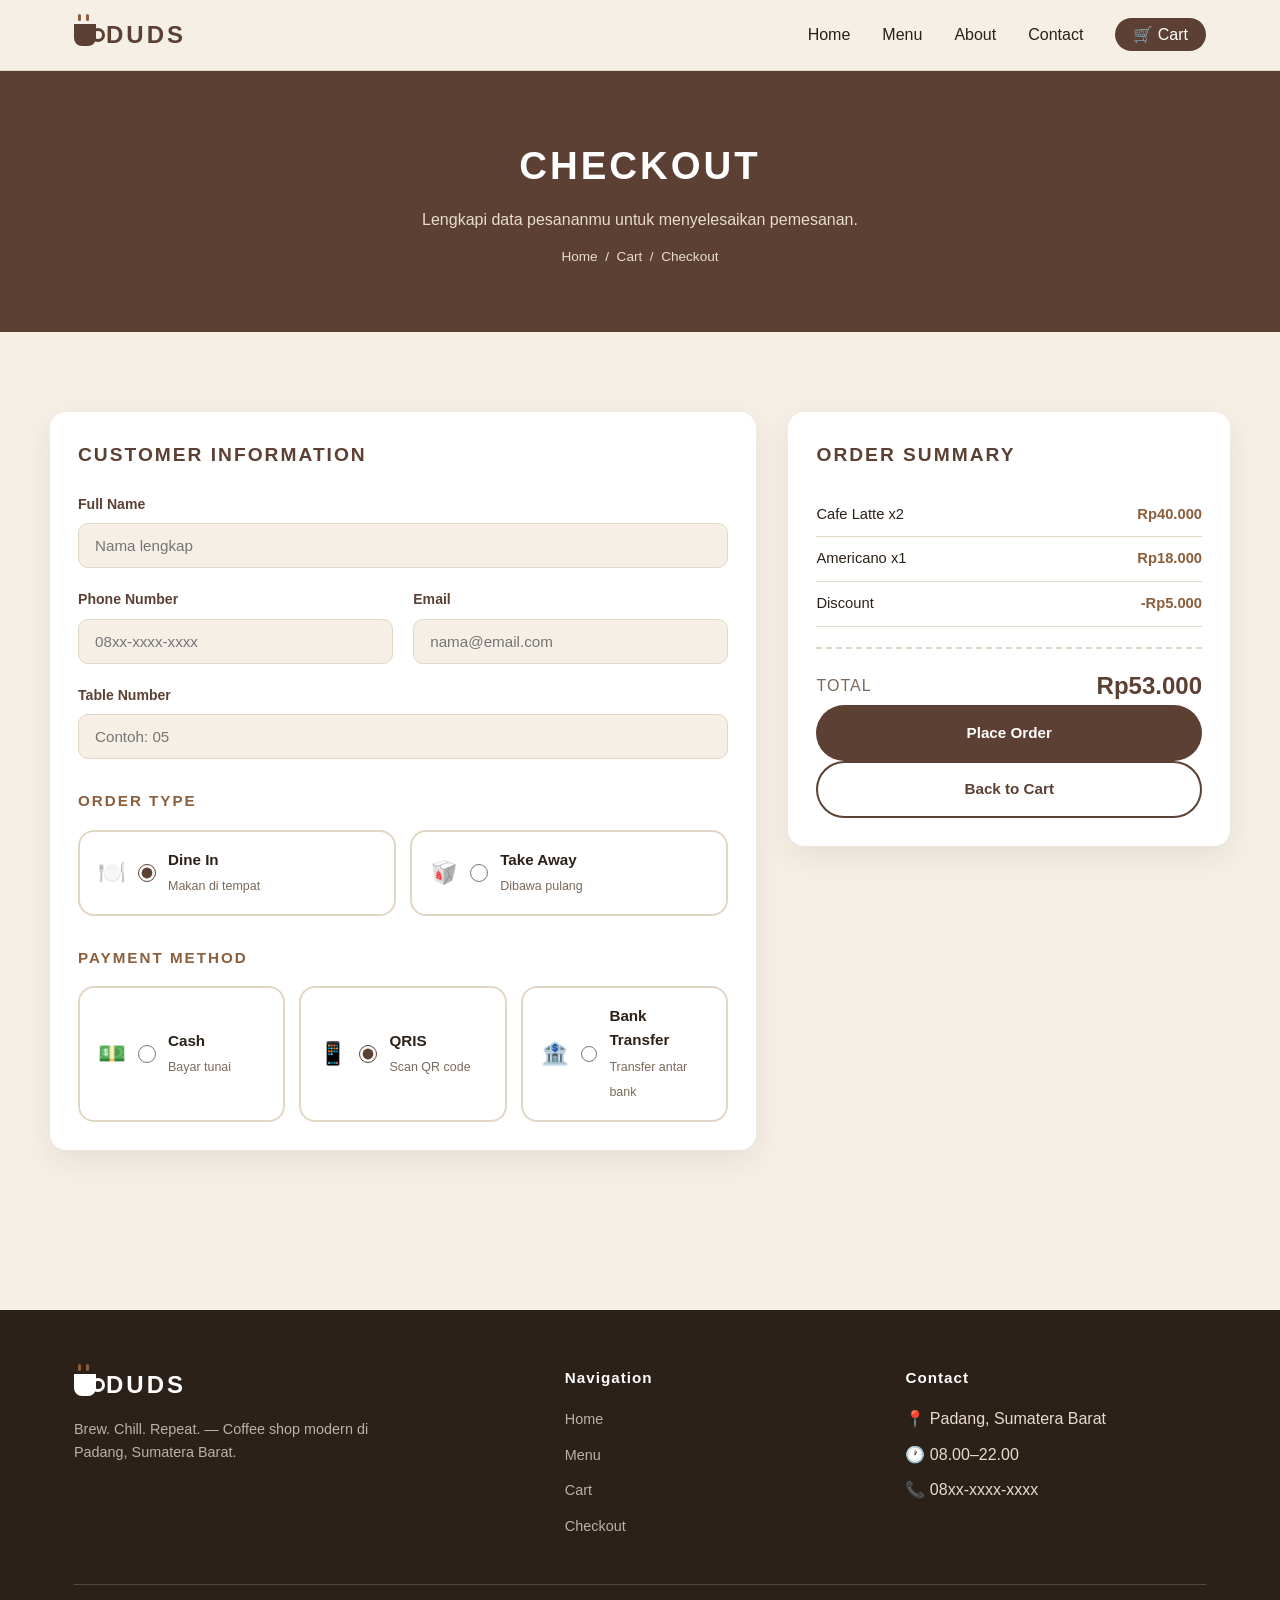
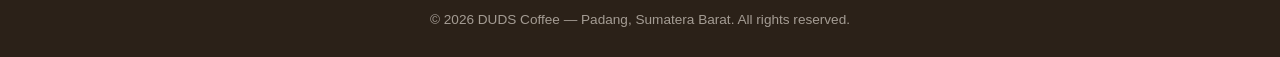
<file: checkout.html>
<!DOCTYPE html>
<html lang="id">
<head>
  <!-- ==========================================================
       DUDS COFFEE — Halaman CHECKOUT (checkout.html)
       Layout dua kolom: form pelanggan + ringkasan pesanan.
       ========================================================== -->
  <meta charset="UTF-8">
  <meta name="viewport" content="width=device-width, initial-scale=1.0">
  <title>Checkout — DUDS Coffee Padang</title>
  <link rel="stylesheet" href="css/style.css">
</head>
<body>

  <!-- ========== HEADER & NAVBAR ========== -->
  <header class="site-header">
    <nav class="navbar" aria-label="Navigasi utama">
      <a href="index.html" class="logo">
        <span class="logo-cup" aria-hidden="true"></span>
        DUDS
      </a>
      <ul class="nav-links">
        <li><a href="index.html">Home</a></li>
        <li><a href="menu.html">Menu</a></li>
        <li><a href="index.html#about">About</a></li>
        <li><a href="index.html#contact">Contact</a></li>
        <li><a href="cart.html" class="nav-cart">🛒 Cart</a></li>
      </ul>
    </nav>
  </header>

  <main>

    <!-- ========== PAGE HEAD ========== -->
    <section class="page-head">
      <div class="container">
        <h1>Checkout</h1>
        <p>Lengkapi data pesananmu untuk menyelesaikan pemesanan.</p>
        <div class="breadcrumb">Home &nbsp;/&nbsp; Cart &nbsp;/&nbsp; Checkout</div>
      </div>
    </section>

    <!-- ========== ISI CHECKOUT ========== -->
    <section class="section container">
      <div class="checkout-layout">

        <!-- ----- KOLOM KIRI: FORM PELANGGAN & PEMBAYARAN ----- -->
        <form class="panel" onsubmit="return false;">

          <!-- Bagian: CUSTOMER INFORMATION -->
          <h2>Customer Information</h2>

          <div class="form-group">
            <label for="fullname">Full Name</label>
            <input type="text" id="fullname" name="fullname" placeholder="Nama lengkap" required>
          </div>

          <div class="form-row">
            <div class="form-group">
              <label for="phone">Phone Number</label>
              <input type="tel" id="phone" name="phone" placeholder="08xx-xxxx-xxxx" required>
            </div>
            <div class="form-group">
              <label for="email">Email</label>
              <input type="email" id="email" name="email" placeholder="nama@email.com" required>
            </div>
          </div>

          <div class="form-group">
            <label for="table">Table Number</label>
            <input type="text" id="table" name="table" placeholder="Contoh: 05">
          </div>

          <!-- Bagian: ORDER TYPE (radio) -->
          <h3 class="form-section-title">Order Type</h3>
          <div class="radio-grid">
            <label class="radio-card">
              <span class="r-icon" aria-hidden="true">🍽️</span>
              <input type="radio" name="order-type" value="dine-in" checked>
              <span>
                <strong>Dine In</strong>
                <span class="small">Makan di tempat</span>
              </span>
            </label>

            <label class="radio-card">
              <span class="r-icon" aria-hidden="true">🥡</span>
              <input type="radio" name="order-type" value="take-away">
              <span>
                <strong>Take Away</strong>
                <span class="small">Dibawa pulang</span>
              </span>
            </label>
          </div>

          <!-- Bagian: PAYMENT METHOD (radio) -->
          <h3 class="form-section-title">Payment Method</h3>
          <div class="radio-grid">
            <label class="radio-card">
              <span class="r-icon" aria-hidden="true">💵</span>
              <input type="radio" name="payment" value="cash">
              <span>
                <strong>Cash</strong>
                <span class="small">Bayar tunai</span>
              </span>
            </label>

            <label class="radio-card">
              <span class="r-icon" aria-hidden="true">📱</span>
              <input type="radio" name="payment" value="qris" checked>
              <span>
                <strong>QRIS</strong>
                <span class="small">Scan QR code</span>
              </span>
            </label>

            <label class="radio-card">
              <span class="r-icon" aria-hidden="true">🏦</span>
              <input type="radio" name="payment" value="bank">
              <span>
                <strong>Bank Transfer</strong>
                <span class="small">Transfer antar bank</span>
              </span>
            </label>
          </div>

        </form>

        <!-- ----- KOLOM KANAN: ORDER SUMMARY ----- -->
        <aside class="panel">
          <h2>Order Summary</h2>

          <!-- Daftar item -->
          <div class="checkout-item">
            <span>Cafe Latte x2</span>
            <span>Rp40.000</span>
          </div>
          <div class="checkout-item">
            <span>Americano x1</span>
            <span>Rp18.000</span>
          </div>
          <div class="checkout-item">
            <span>Discount</span>
            <span>-Rp5.000</span>
          </div>

          <!-- Total besar -->
          <div class="checkout-total">
            <span class="label">Total</span>
            <span class="value">Rp53.000</span>
          </div>

          <!-- Tombol tempat pesanan (menuju halaman payment) -->
          <a href="payment.html" class="btn btn-primary btn-block">Place Order</a>
          <a href="cart.html" class="btn btn-outline btn-block">Back to Cart</a>
        </aside>

      </div>
    </section>

  </main>

  <!-- ========== FOOTER ========== -->
  <footer class="site-footer">
    <div class="container">
      <div class="footer-grid">
        <div class="footer-brand">
          <a href="index.html" class="logo">
            <span class="logo-cup" aria-hidden="true"></span>
            DUDS
          </a>
          <p>Brew. Chill. Repeat. — Coffee shop modern di Padang, Sumatera Barat.</p>
        </div>
        <div class="footer-col">
          <h4>Navigation</h4>
          <ul>
            <li><a href="index.html">Home</a></li>
            <li><a href="menu.html">Menu</a></li>
            <li><a href="cart.html">Cart</a></li>
            <li><a href="checkout.html">Checkout</a></li>
          </ul>
        </div>
        <div class="footer-col">
          <h4>Contact</h4>
          <ul>
            <li>📍 Padang, Sumatera Barat</li>
            <li>🕐 08.00–22.00</li>
            <li>📞 08xx-xxxx-xxxx</li>
          </ul>
        </div>
      </div>
      <div class="footer-bottom">
        &copy; 2026 DUDS Coffee — Padang, Sumatera Barat. All rights reserved.
      </div>
    </div>
  </footer>

</body>
</html>
</file>
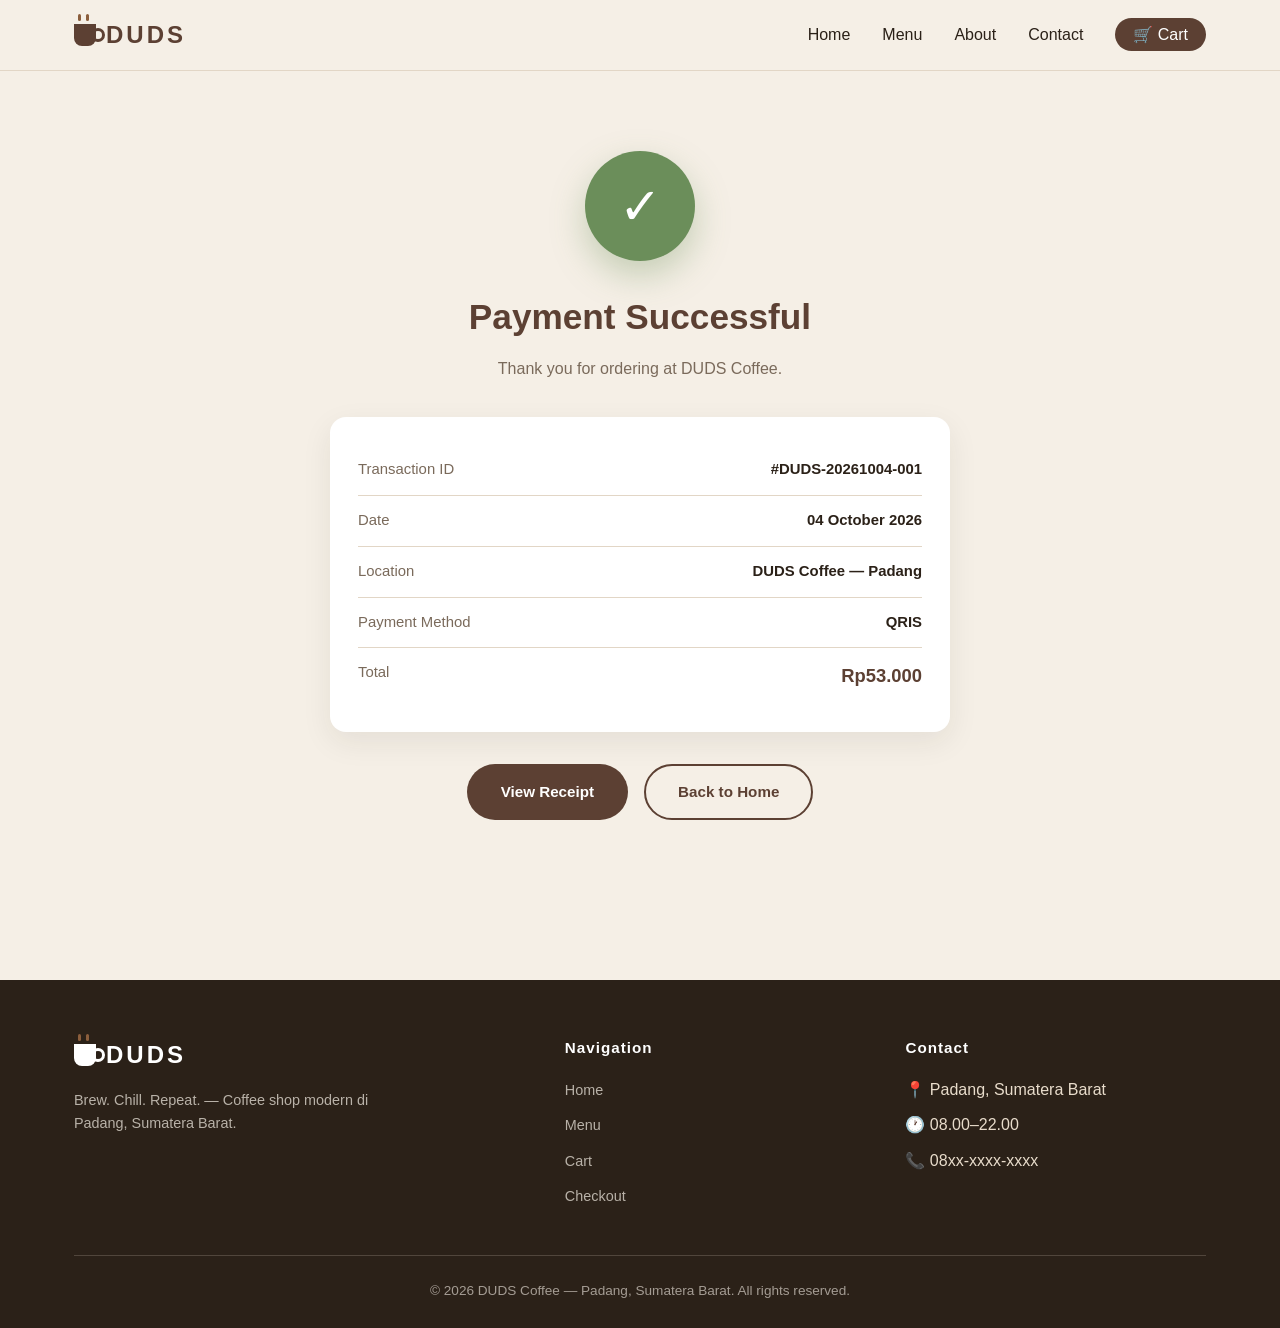
<file: payment.html>
<!DOCTYPE html>
<html lang="id">
<head>
  <!-- ==========================================================
       DUDS COFFEE — Halaman PAYMENT SUCCESS (payment.html)
       Konfirmasi transaksi berhasil dengan ikon centang besar.
       ========================================================== -->
  <meta charset="UTF-8">
  <meta name="viewport" content="width=device-width, initial-scale=1.0">
  <title>Payment Successful — DUDS Coffee Padang</title>
  <link rel="stylesheet" href="css/style.css">
</head>
<body>

  <!-- ========== HEADER & NAVBAR ========== -->
  <header class="site-header">
    <nav class="navbar" aria-label="Navigasi utama">
      <a href="index.html" class="logo">
        <span class="logo-cup" aria-hidden="true"></span>
        DUDS
      </a>
      <ul class="nav-links">
        <li><a href="index.html">Home</a></li>
        <li><a href="menu.html">Menu</a></li>
        <li><a href="index.html#about">About</a></li>
        <li><a href="index.html#contact">Contact</a></li>
        <li><a href="cart.html" class="nav-cart">🛒 Cart</a></li>
      </ul>
    </nav>
  </header>

  <main>

    <!-- ========== ISI KONFIRMASI PEMBAYARAN ========== -->
    <section class="section container">
      <div class="success-wrap">

        <!-- Ikon centang besar (dibuat dengan CSS) -->
        <div class="check-circle" aria-hidden="true">✓</div>

        <h1>Payment Successful</h1>
        <p class="subtitle">Thank you for ordering at DUDS Coffee.</p>

        <!-- Kartu detail transaksi -->
        <div class="detail-card">
          <div class="detail-row">
            <span class="key">Transaction ID</span>
            <span class="val">#DUDS-20261004-001</span>
          </div>
          <div class="detail-row">
            <span class="key">Date</span>
            <span class="val">04 October 2026</span>
          </div>
          <div class="detail-row">
            <span class="key">Location</span>
            <span class="val">DUDS Coffee — Padang</span>
          </div>
          <div class="detail-row">
            <span class="key">Payment Method</span>
            <span class="val">QRIS</span>
          </div>
          <div class="detail-row">
            <span class="key">Total</span>
            <span class="val big">Rp53.000</span>
          </div>
        </div>

        <!-- Tombol aksi -->
        <div class="action-buttons">
          <a href="receipt.html" class="btn btn-primary">View Receipt</a>
          <a href="index.html" class="btn btn-outline">Back to Home</a>
        </div>

      </div>
    </section>

  </main>

  <!-- ========== FOOTER ========== -->
  <footer class="site-footer">
    <div class="container">
      <div class="footer-grid">
        <div class="footer-brand">
          <a href="index.html" class="logo">
            <span class="logo-cup" aria-hidden="true"></span>
            DUDS
          </a>
          <p>Brew. Chill. Repeat. — Coffee shop modern di Padang, Sumatera Barat.</p>
        </div>
        <div class="footer-col">
          <h4>Navigation</h4>
          <ul>
            <li><a href="index.html">Home</a></li>
            <li><a href="menu.html">Menu</a></li>
            <li><a href="cart.html">Cart</a></li>
            <li><a href="checkout.html">Checkout</a></li>
          </ul>
        </div>
        <div class="footer-col">
          <h4>Contact</h4>
          <ul>
            <li>📍 Padang, Sumatera Barat</li>
            <li>🕐 08.00–22.00</li>
            <li>📞 08xx-xxxx-xxxx</li>
          </ul>
        </div>
      </div>
      <div class="footer-bottom">
        &copy; 2026 DUDS Coffee — Padang, Sumatera Barat. All rights reserved.
      </div>
    </div>
  </footer>

</body>
</html>
</file>
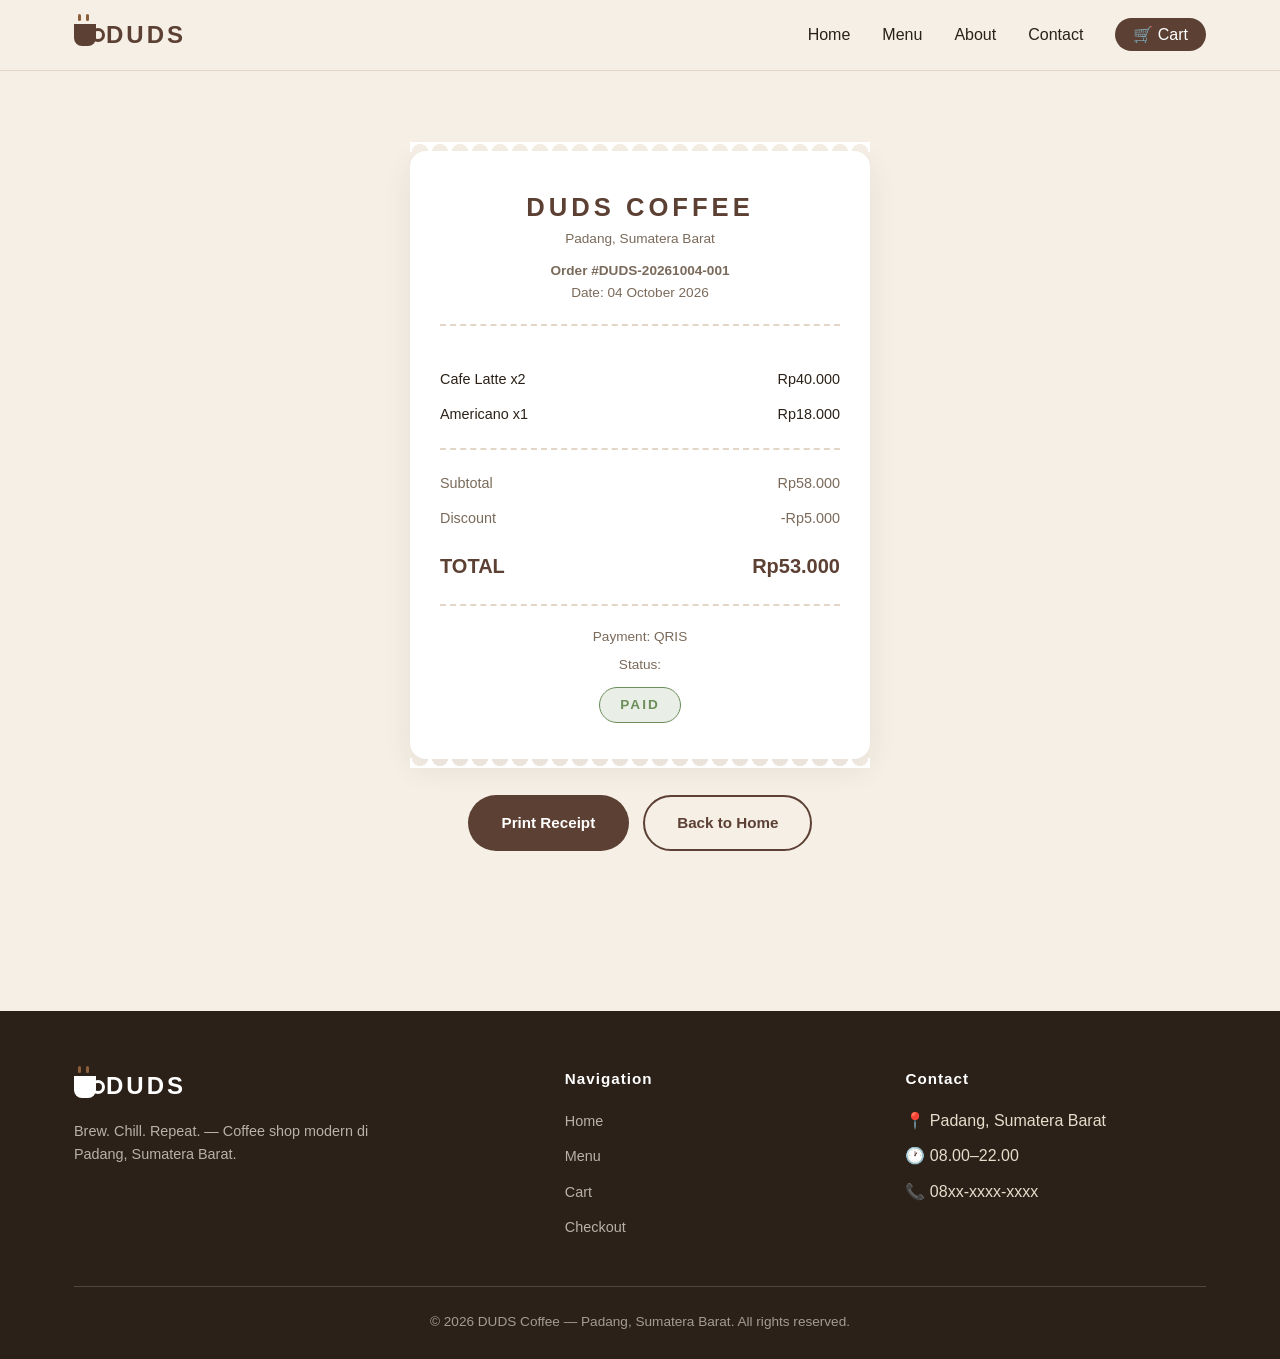
<file: receipt.html>
<!DOCTYPE html>
<html lang="id">
<head>
  <!-- ==========================================================
       DUDS COFFEE — Halaman RECEIPT (receipt.html)
       Struk digital bergaya kertas, dengan tombol Print Receipt.
       ========================================================== -->
  <meta charset="UTF-8">
  <meta name="viewport" content="width=device-width, initial-scale=1.0">
  <title>Receipt — DUDS Coffee Padang</title>
  <link rel="stylesheet" href="css/style.css">
</head>
<body>

  <!-- ========== HEADER & NAVBAR ========== -->
  <header class="site-header">
    <nav class="navbar" aria-label="Navigasi utama">
      <a href="index.html" class="logo">
        <span class="logo-cup" aria-hidden="true"></span>
        DUDS
      </a>
      <ul class="nav-links">
        <li><a href="index.html">Home</a></li>
        <li><a href="menu.html">Menu</a></li>
        <li><a href="index.html#about">About</a></li>
        <li><a href="index.html#contact">Contact</a></li>
        <li><a href="cart.html" class="nav-cart">🛒 Cart</a></li>
      </ul>
    </nav>
  </header>

  <main>

    <!-- ========== ISI STRUK ========== -->
    <section class="section container">
      <div class="receipt-wrap">

        <!-- Kartu struk digital -->
        <article class="receipt">

          <!-- Header struk -->
          <header class="receipt-head">
            <h1>DUDS COFFEE</h1>
            <p>Padang, Sumatera Barat</p>
            <p class="receipt-order">Order #DUDS-20261004-001</p>
            <p>Date: 04 October 2026</p>
          </header>

          <!-- Daftar item -->
          <div class="receipt-items">
            <div class="receipt-line">
              <span>Cafe Latte x2</span>
              <span>Rp40.000</span>
            </div>
            <div class="receipt-line">
              <span>Americano x1</span>
              <span>Rp18.000</span>
            </div>
          </div>

          <!-- Perhitungan total -->
          <div class="receipt-totals">
            <div class="receipt-total-row">
              <span>Subtotal</span>
              <span>Rp58.000</span>
            </div>
            <div class="receipt-total-row">
              <span>Discount</span>
              <span>-Rp5.000</span>
            </div>
            <div class="receipt-total-row grand">
              <span>TOTAL</span>
              <span>Rp53.000</span>
            </div>
          </div>

          <!-- Info pembayaran & status -->
          <footer class="receipt-foot">
            <p>Payment: QRIS</p>
            <p>Status:</p>
            <span class="badge-paid">PAID</span>
          </footer>

        </article>

        <!-- Tombol di bawah struk -->
        <div class="receipt-actions">
          <!-- Tombol print: karena website dibatasi tanpa JavaScript,
               pengguna dapat menekan Ctrl + P untuk mencetak struk.
               Tombol ini berfungsi sebagai aksi visual pemesanan. -->
          <a href="receipt.html" class="btn btn-primary">Print Receipt</a>
          <a href="index.html" class="btn btn-outline">Back to Home</a>
        </div>

      </div>
    </section>

  </main>

  <!-- ========== FOOTER ========== -->
  <footer class="site-footer">
    <div class="container">
      <div class="footer-grid">
        <div class="footer-brand">
          <a href="index.html" class="logo">
            <span class="logo-cup" aria-hidden="true"></span>
            DUDS
          </a>
          <p>Brew. Chill. Repeat. — Coffee shop modern di Padang, Sumatera Barat.</p>
        </div>
        <div class="footer-col">
          <h4>Navigation</h4>
          <ul>
            <li><a href="index.html">Home</a></li>
            <li><a href="menu.html">Menu</a></li>
            <li><a href="cart.html">Cart</a></li>
            <li><a href="checkout.html">Checkout</a></li>
          </ul>
        </div>
        <div class="footer-col">
          <h4>Contact</h4>
          <ul>
            <li>📍 Padang, Sumatera Barat</li>
            <li>🕐 08.00–22.00</li>
            <li>📞 08xx-xxxx-xxxx</li>
          </ul>
        </div>
      </div>
      <div class="footer-bottom">
        &copy; 2026 DUDS Coffee — Padang, Sumatera Barat. All rights reserved.
      </div>
    </div>
  </footer>

</body>
</html>
</file>
<file: css/style.css>
/* ============================================================
   DUDS COFFEE — Padang, Sumatera Barat
   File    : css/style.css
   Keterangan : Satu-satunya file CSS untuk seluruh halaman.
               Dibuat dengan HTML5 + CSS3 dasar (tanpa framework,
               tanpa JavaScript). Cocok untuk tugas kuliah.
   ============================================================ */


/* ------------------------------------------------------------
   1. CSS VARIABLES (VARIABEL WARNA & UKURAN)
   ------------------------------------------------------------
   Variabel ini memudahkan kita mengganti warna di satu tempat.
   Warna senada "coffee": dark brown, cream, beige, putih, dan
   sedikit hijau sebagai aksen.
------------------------------------------------------------ */
:root {
  /* Warna utama sesuai permintaan */
  --primary: #5C4033;      /* dark brown  — warna utama */
  --secondary: #8B5E3C;    /* medium brown — aksen cokelat */
  --cream: #F5EFE6;        /* cream — latar terang */
  --beige: #E8DCCB;        /* beige — latar kartu */
  --white: #FFFFFF;        /* putih */
  --dark: #2B2118;         /* hampir hitam — teks utama */

  /* Aksen tambahan (hijau subtle, sentuhan segar) */
  --accent: #6B8E5A;

  /* Warna bantu */
  --muted: #7A6A5B;        /* teks sekunder */
  --line: #E2D6C6;         /* garis halus */

  /* Ukuran dan efek */
  --radius: 16px;          /* sudut membulat kartu */
  --radius-sm: 10px;       /* sudut membulat kecil */
  --shadow: 0 10px 30px rgba(43, 33, 24, 0.08); /* shadow halus */
  --shadow-hover: 0 16px 40px rgba(43, 33, 24, 0.16);
  --transition: 0.25s ease; /* durasi animasi hover */

  /* Lebar maksimal konten agar tidak terlalu lebar di desktop */
  --container: 1180px;
}


/* ------------------------------------------------------------
   2. RESET & DASAR
   ------------------------------------------------------------
   Menghilangkan margin/padding bawaan browser dan mengatur
   box-sizing agar ukuran elemen lebih mudah diatur.
------------------------------------------------------------ */
* {
  margin: 0;
  padding: 0;
  box-sizing: border-box;
}

html {
  scroll-behavior: smooth; /* scroll halus saat klik menu #about dll */
}

body {
  font-family: "Segoe UI", "Helvetica Neue", Arial, sans-serif;
  background-color: var(--cream);
  color: var(--dark);
  line-height: 1.6;
  font-size: 16px;
}

/* Gambar responsif secara default */
img {
  max-width: 100%;
  display: block;
}

/* Menghilangkan garis bawah bawaan pada link */
a {
  text-decoration: none;
  color: inherit;
}

/* Daftar tanpa bullet (dipakai di navbar & footer) */
ul {
  list-style: none;
}

/* Container: pembungkus konten yang rapi & terpusat */
.container {
  width: 100%;
  max-width: var(--container);
  margin: 0 auto;
  padding: 0 24px;
}


/* ------------------------------------------------------------
   3. TIPOGRAFI & JUDUL SECTION
------------------------------------------------------------ */

/* Judul utama section (contoh: "OUR FAVORITES") */
.section {
  padding: 80px 0;
}

.section-head {
  text-align: center;
  max-width: 640px;
  margin: 0 auto 48px;
}

.section-head h2 {
  font-size: 2rem;
  letter-spacing: 2px;
  text-transform: uppercase;
  color: var(--primary);
  margin-bottom: 12px;
}

.section-head p {
  color: var(--muted);
}

/* Teks kecil di atas judul (label) */
.eyebrow {
  display: inline-block;
  font-size: 0.78rem;
  letter-spacing: 3px;
  text-transform: uppercase;
  color: var(--accent);
  font-weight: 600;
  margin-bottom: 10px;
}


/* ------------------------------------------------------------
   4. TOMBOL (BUTTON)
   ------------------------------------------------------------
   .btn        = tombol dasar
   .btn-primary= tombol cokelat (utama)
   .btn-outline= tombol garis (sekunder)
   .btn-sm     = tombol ukuran kecil (di kartu produk)
------------------------------------------------------------ */
.btn {
  display: inline-block;
  padding: 14px 32px;
  border-radius: 50px;      /* bentuk pil */
  font-weight: 600;
  font-size: 0.95rem;
  cursor: pointer;
  border: 2px solid transparent;
  transition: var(--transition); /* animasi saat hover */
  text-align: center;
}

.btn-primary {
  background-color: var(--primary);
  color: var(--white);
}

.btn-primary:hover {
  background-color: var(--secondary);
  box-shadow: var(--shadow-hover);
  transform: translateY(-2px); /* sedikit naik saat di-hover */
}

.btn-outline {
  background-color: transparent;
  color: var(--primary);
  border-color: var(--primary);
}

.btn-outline:hover {
  background-color: var(--primary);
  color: var(--white);
  transform: translateY(-2px);
}

/* Tombol kecil untuk kartu produk / item cart */
.btn-sm {
  padding: 10px 20px;
  font-size: 0.85rem;
  width: 100%;
}

.btn-block {
  display: block;
  width: 100%;
}


/* ------------------------------------------------------------
   5. NAVBAR (HEADER)
   ------------------------------------------------------------
   Menggunakan Flexbox: logo kiri, menu kanan.
   Position sticky agar tetap terlihat saat halaman digulir.
------------------------------------------------------------ */
.site-header {
  position: sticky;
  top: 0;
  z-index: 100;
  background-color: rgba(245, 239, 230, 0.92);
  backdrop-filter: blur(8px);
  border-bottom: 1px solid var(--line);
}

.navbar {
  display: flex;
  align-items: center;
  justify-content: space-between;
  padding: 16px 24px;
  max-width: var(--container);
  margin: 0 auto;
}

/* Logo: ikon cangkir (CSS saja) + tulisan DUDS */
.logo {
  display: flex;
  align-items: center;
  gap: 10px;
  font-size: 1.5rem;
  font-weight: 800;
  letter-spacing: 3px;
  color: var(--primary);
}

/* Ikon cangkir kopi dibuat dari CSS (tanpa gambar) */
.logo-cup {
  width: 22px;
  height: 22px;
  background-color: var(--primary);
  border-radius: 0 0 8px 8px; /* membulat di bawah = badan cangkir */
  position: relative;
}
/* Gagang cangkir */
.logo-cup::after {
  content: "";
  position: absolute;
  right: -9px;
  top: 4px;
  width: 8px;
  height: 8px;
  border: 3px solid var(--primary);
  border-radius: 50%;
}
/* Uap kopi */
.logo-cup::before {
  content: "";
  position: absolute;
  left: 4px;
  top: -10px;
  width: 3px;
  height: 7px;
  background-color: var(--secondary);
  border-radius: 3px;
  box-shadow: 8px 0 0 var(--secondary);
}

/* Menu navigasi */
.nav-links {
  display: flex;
  align-items: center;
  gap: 32px;
}

.nav-links a {
  font-weight: 500;
  color: var(--dark);
  position: relative;
  padding: 4px 0;
  transition: color var(--transition);
}

/* Garis bawah yang muncul saat hover */
.nav-links a::after {
  content: "";
  position: absolute;
  left: 0;
  bottom: -2px;
  width: 0;
  height: 2px;
  background-color: var(--secondary);
  transition: width var(--transition);
}

.nav-links a:hover {
  color: var(--secondary);
}

.nav-links a:hover::after {
  width: 100%;
}

/* Halaman aktif diberi garis bawah permanen */
.nav-links a.active {
  color: var(--primary);
  font-weight: 700;
}
.nav-links a.active::after {
  width: 100%;
}

/* Tombol keranjang di navbar */
.nav-cart {
  background-color: var(--primary);
  color: var(--white) !important;
  padding: 8px 18px !important;
  border-radius: 50px;
  transition: var(--transition);
}
.nav-cart:hover {
  background-color: var(--secondary);
}
/* Hilangkan garis bawah khusus tombol keranjang */
.nav-cart::after { display: none; }


/* ------------------------------------------------------------
   6. HERO SECTION (HALAMAN HOME)
   ------------------------------------------------------------
   Flexbox dua kolom: teks di kiri, gambar di kanan.
------------------------------------------------------------ */
.hero {
  display: flex;
  align-items: center;
  gap: 60px;
  padding: 80px 0 100px;
}

.hero-text {
  flex: 1;
}

.hero-text h1 {
  font-size: 3.4rem;
  line-height: 1.15;
  color: var(--primary);
  margin-bottom: 20px;
}

.hero-text p {
  font-size: 1.05rem;
  color: var(--muted);
  max-width: 460px;
  margin-bottom: 32px;
}

/* Gambar besar di sisi kanan hero */
.hero-image {
  flex: 1;
  position: relative;
}

.hero-image img {
  width: 100%;
  height: 460px;
  object-fit: cover;
  border-radius: 28px;
  box-shadow: var(--shadow);
}

/* Badge kecil melayang di atas gambar */
.hero-badge {
  position: absolute;
  bottom: -18px;
  left: -18px;
  background-color: var(--white);
  color: var(--primary);
  padding: 14px 22px;
  border-radius: var(--radius);
  box-shadow: var(--shadow);
  font-weight: 700;
  font-size: 0.9rem;
  display: flex;
  align-items: center;
  gap: 10px;
}
.hero-badge span {
  color: var(--accent);
}

/* Baris tombol pada hero */
.hero-actions {
  display: flex;
  gap: 16px;
  flex-wrap: wrap;
}

/* Baris kecil statistik di bawah hero */
.hero-stats {
  display: flex;
  gap: 48px;
  margin-top: 44px;
  flex-wrap: wrap;
}
.hero-stats div strong {
  display: block;
  font-size: 1.6rem;
  color: var(--primary);
}
.hero-stats div span {
  font-size: 0.85rem;
  color: var(--muted);
}


/* ------------------------------------------------------------
   7. GRID PRODUK (KARTU MENU)
   ------------------------------------------------------------
   CSS Grid otomatis membagi kolom sesuai lebar layar.
   minmax(240px, 1fr) = lebar minimal 240px per kartu.
------------------------------------------------------------ */
.product-grid {
  display: grid;
  grid-template-columns: repeat(auto-fill, minmax(250px, 1fr));
  gap: 28px;
}

/* Kartu produk */
.product-card {
  background-color: var(--white);
  border-radius: var(--radius);
  overflow: hidden;              /* gambar ikut membulat di sudut */
  box-shadow: var(--shadow);
  transition: var(--transition);
  display: flex;
  flex-direction: column;
}

/* Efek hover: kartu terangkat + shadow lebih tebal */
.product-card:hover {
  transform: translateY(-6px);
  box-shadow: var(--shadow-hover);
}

.product-card img {
  width: 100%;
  height: 190px;
  object-fit: cover;
}

.product-body {
  padding: 20px;
  display: flex;
  flex-direction: column;
  flex: 1;                       /* agar tombol bisa rata bawah */
}

.product-body h3 {
  font-size: 1.15rem;
  color: var(--primary);
  margin-bottom: 6px;
}

.product-body .desc {
  font-size: 0.88rem;
  color: var(--muted);
  margin-bottom: 16px;
  flex: 1;                       /* mendorong harga ke bawah */
}

.product-footer {
  display: flex;
  align-items: center;
  justify-content: space-between;
  gap: 12px;
  margin-top: auto;
}

.price {
  font-weight: 700;
  color: var(--secondary);
  font-size: 1.05rem;
}

/* Label kecil (misal kategori) */
.tag {
  display: inline-block;
  font-size: 0.7rem;
  letter-spacing: 1px;
  text-transform: uppercase;
  color: var(--accent);
  font-weight: 700;
  margin-bottom: 8px;
}


/* ------------------------------------------------------------
   8. ABOUT & CONTACT (SECTION DI HOME)
------------------------------------------------------------ */
.about {
  background-color: var(--white);
}

.about-grid {
  display: grid;
  grid-template-columns: 1.2fr 1fr;
  gap: 60px;
  align-items: center;
}

.about-text h2 {
  font-size: 2rem;
  letter-spacing: 2px;
  text-transform: uppercase;
  color: var(--primary);
  margin-bottom: 18px;
}

.about-text p {
  color: var(--muted);
  margin-bottom: 16px;
}

/* Kartu info (lokasi, jam buka, telepon) */
.info-list {
  display: grid;
  gap: 16px;
}

.info-item {
  display: flex;
  align-items: center;
  gap: 16px;
  background-color: var(--cream);
  padding: 18px 22px;
  border-radius: var(--radius);
  border: 1px solid var(--line);
  transition: var(--transition);
}
.info-item:hover {
  transform: translateX(6px);
  border-color: var(--secondary);
}

.info-item .icon {
  font-size: 1.5rem;
}

.info-item strong {
  display: block;
  color: var(--primary);
}
.info-item span {
  font-size: 0.88rem;
  color: var(--muted);
}

/* Bagian kontak memakai latar beige */
.contact {
  background-color: var(--beige);
}

.contact-grid {
  display: grid;
  grid-template-columns: repeat(auto-fit, minmax(220px, 1fr));
  gap: 24px;
}

.contact-card {
  background-color: var(--white);
  border-radius: var(--radius);
  padding: 26px;
  text-align: center;
  box-shadow: var(--shadow);
  transition: var(--transition);
}
.contact-card:hover {
  transform: translateY(-6px);
  box-shadow: var(--shadow-hover);
}
.contact-card .icon {
  font-size: 1.8rem;
  margin-bottom: 10px;
}
.contact-card h3 {
  color: var(--primary);
  margin-bottom: 6px;
  font-size: 1.05rem;
}
.contact-card p {
  color: var(--muted);
  font-size: 0.9rem;
}


/* ------------------------------------------------------------
   9. HEADER HALAMAN DALAM (MENU, CART, DLL)
   ------------------------------------------------------------
   Banner kecil di atas halaman selain home.
------------------------------------------------------------ */
.page-head {
  background-color: var(--primary);
  color: var(--cream);
  text-align: center;
  padding: 64px 0;
}
.page-head h1 {
  font-size: 2.4rem;
  letter-spacing: 3px;
  text-transform: uppercase;
  color: var(--white);
  margin-bottom: 10px;
}
.page-head p {
  color: var(--beige);
  max-width: 560px;
  margin: 0 auto;
}
/* Breadcrumb sederhana */
.breadcrumb {
  font-size: 0.85rem;
  color: var(--beige);
  margin-top: 14px;
}


/* ------------------------------------------------------------
   10. PIL KATEGORI (HALAMAN MENU)
   ------------------------------------------------------------
   Hanya tampilan visual. Dibuat sebagai link anchor pilihan.
------------------------------------------------------------ */
.category-pills {
  display: flex;
  justify-content: center;
  gap: 14px;
  flex-wrap: wrap;
  margin-bottom: 48px;
}
.pill {
  padding: 10px 26px;
  border-radius: 50px;
  background-color: var(--white);
  border: 1px solid var(--line);
  color: var(--primary);
  font-weight: 600;
  font-size: 0.85rem;
  letter-spacing: 1px;
  transition: var(--transition);
  cursor: pointer;
}
.pill:hover {
  background-color: var(--primary);
  color: var(--white);
}

/* Judul kategori di dalam halaman menu */
.category-title {
  font-size: 1.4rem;
  letter-spacing: 3px;
  text-transform: uppercase;
  color: var(--primary);
  margin: 56px 0 28px;
  padding-bottom: 14px;
  border-bottom: 2px solid var(--line);
  display: flex;
  align-items: center;
  gap: 12px;
}
.category-title:first-of-type {
  margin-top: 0;
}


/* ------------------------------------------------------------
   11. HALAMAN CART
   ------------------------------------------------------------
   Grid 2 kolom: daftar item (kiri) + ringkasan (kanan).
------------------------------------------------------------ */
.cart-layout {
  display: grid;
  grid-template-columns: 2fr 1fr;
  gap: 32px;
  align-items: start;
}

/* Panel putih umum (dipakai cart, checkout, dll) */
.panel {
  background-color: var(--white);
  border-radius: var(--radius);
  padding: 28px;
  box-shadow: var(--shadow);
}

.panel h2 {
  font-size: 1.2rem;
  letter-spacing: 2px;
  text-transform: uppercase;
  color: var(--primary);
  margin-bottom: 22px;
}

/* Satu baris item di cart */
.cart-item {
  display: grid;
  grid-template-columns: 80px 1fr auto;
  gap: 18px;
  align-items: center;
  padding: 18px 0;
  border-bottom: 1px solid var(--line);
}
.cart-item:last-child {
  border-bottom: none;
}

.cart-item img {
  width: 80px;
  height: 80px;
  border-radius: var(--radius-sm);
  object-fit: cover;
}

.cart-item h3 {
  font-size: 1.05rem;
  color: var(--primary);
  margin-bottom: 4px;
}
.cart-item .item-price {
  color: var(--muted);
  font-size: 0.9rem;
}

/* Bagian kanan item: jumlah & hapus */
.item-actions {
  text-align: right;
}
.item-total {
  font-weight: 700;
  color: var(--secondary);
  margin-bottom: 10px;
}

/* Kontrol jumlah: [-] 2 [+] */
.qty {
  display: inline-flex;
  align-items: center;
  border: 1px solid var(--line);
  border-radius: 50px;
  overflow: hidden;
}
.qty button {
  width: 34px;
  height: 34px;
  border: none;
  background-color: var(--cream);
  color: var(--primary);
  font-size: 1.1rem;
  cursor: pointer;
  transition: var(--transition);
}
.qty button:hover {
  background-color: var(--primary);
  color: var(--white);
}
.qty span {
  width: 40px;
  text-align: center;
  font-weight: 600;
  color: var(--dark);
}

/* Tombol remove */
.remove-link {
  display: inline-block;
  margin-top: 10px;
  font-size: 0.8rem;
  color: #B0413E;             /* merah lembut */
  cursor: pointer;
  transition: var(--transition);
}
.remove-link:hover {
  text-decoration: underline;
}

/* Ringkasan pesanan */
.summary-row {
  display: flex;
  justify-content: space-between;
  padding: 12px 0;
  color: var(--muted);
  font-size: 0.95rem;
}
.summary-row.discount {
  color: var(--accent);
}
.summary-row.total {
  border-top: 2px dashed var(--line);
  margin-top: 8px;
  padding-top: 18px;
  color: var(--dark);
  font-size: 1.25rem;
  font-weight: 800;
}

/* Kotak promo code */
.promo {
  margin: 22px 0;
  padding-top: 22px;
  border-top: 1px solid var(--line);
}
.promo label {
  display: block;
  font-size: 0.85rem;
  font-weight: 600;
  color: var(--primary);
  margin-bottom: 8px;
}
.promo-box {
  display: flex;
  gap: 10px;
}
.promo-box input {
  flex: 1;
  padding: 12px 16px;
  border: 1px solid var(--line);
  border-radius: var(--radius-sm);
  font-size: 0.9rem;
  background-color: var(--cream);
  color: var(--dark);
  outline: none;
  transition: var(--transition);
}
.promo-box input:focus {
  border-color: var(--secondary);
  background-color: var(--white);
}
.promo-box button {
  padding: 12px 22px;
  border: none;
  border-radius: var(--radius-sm);
  background-color: var(--secondary);
  color: var(--white);
  font-weight: 600;
  cursor: pointer;
  transition: var(--transition);
}
.promo-box button:hover {
  background-color: var(--primary);
}


/* ------------------------------------------------------------
   12. HALAMAN CHECKOUT
   ------------------------------------------------------------
   Grid dua kolom: form (kiri, lebih lebar) + ringkasan (kanan).
------------------------------------------------------------ */
.checkout-layout {
  display: grid;
  grid-template-columns: 1.6fr 1fr;
  gap: 32px;
  align-items: start;
}

/* Grup input form */
.form-group {
  margin-bottom: 20px;
}
.form-group label {
  display: block;
  font-size: 0.88rem;
  font-weight: 600;
  color: var(--primary);
  margin-bottom: 8px;
}
.form-group input,
.form-group select {
  width: 100%;
  padding: 13px 16px;
  border: 1px solid var(--line);
  border-radius: var(--radius-sm);
  background-color: var(--cream);
  font-size: 0.95rem;
  font-family: inherit;
  color: var(--dark);
  outline: none;
  transition: var(--transition);
}
.form-group input:focus,
.form-group select:focus {
  border-color: var(--secondary);
  background-color: var(--white);
  box-shadow: 0 0 0 3px rgba(139, 94, 60, 0.12);
}

/* Dua kolom input berdampingan dalam form */
.form-row {
  display: grid;
  grid-template-columns: 1fr 1fr;
  gap: 20px;
}

/* Pilihan radio gaya kartu (Order Type & Payment) */
.radio-grid {
  display: grid;
  grid-template-columns: repeat(auto-fit, minmax(150px, 1fr));
  gap: 14px;
}

.radio-card {
  display: flex;
  align-items: center;
  gap: 12px;
  padding: 16px 18px;
  border: 2px solid var(--line);
  border-radius: var(--radius);
  background-color: var(--white);
  cursor: pointer;
  transition: var(--transition);
}
.radio-card:hover {
  border-color: var(--secondary);
  transform: translateY(-2px);
}
.radio-card .r-icon {
  font-size: 1.4rem;
}
.radio-card strong {
  display: block;
  font-size: 0.95rem;
  color: var(--dark);
}
.radio-card span.small {
  font-size: 0.78rem;
  color: var(--muted);
}

/* Tombol radio di dalam kartu */
.radio-card input[type="radio"] {
  accent-color: var(--primary);
  width: 18px;
  height: 18px;
}

/* Judul bagian dalam form */
.form-section-title {
  font-size: 0.95rem;
  letter-spacing: 2px;
  text-transform: uppercase;
  color: var(--secondary);
  margin: 30px 0 16px;
  font-weight: 700;
}

/* Ringkasan pesanan checkout */
.checkout-item {
  display: flex;
  justify-content: space-between;
  padding: 10px 0;
  font-size: 0.92rem;
  color: var(--dark);
  border-bottom: 1px solid var(--line);
}
.checkout-item span:last-child {
  color: var(--secondary);
  font-weight: 600;
}
.checkout-total {
  display: flex;
  justify-content: space-between;
  align-items: center;
  margin-top: 20px;
  padding-top: 18px;
  border-top: 2px dashed var(--line);
}
.checkout-total .label {
  font-size: 1rem;
  letter-spacing: 1px;
  text-transform: uppercase;
  color: var(--muted);
}
.checkout-total .value {
  font-size: 1.5rem;
  font-weight: 800;
  color: var(--primary);
}


/* ------------------------------------------------------------
   13. HALAMAN PAYMENT SUCCESS
   ------------------------------------------------------------ */
.success-wrap {
  max-width: 620px;
  margin: 0 auto;
  text-align: center;
}

/* Lingkaran centang besar (CSS saja) */
.check-circle {
  width: 110px;
  height: 110px;
  margin: 0 auto 28px;
  border-radius: 50%;
  background-color: var(--accent);
  color: var(--white);
  display: flex;
  align-items: center;
  justify-content: center;
  font-size: 3.2rem;
  line-height: 1;
  box-shadow: 0 14px 34px rgba(107, 142, 90, 0.35);
  animation: pop 0.5s ease; /* animasi muncul membesar */
}

/* Keyframe animasi "pop" untuk centang */
@keyframes pop {
  0%   { transform: scale(0.6); opacity: 0; }
  70%  { transform: scale(1.08); }
  100% { transform: scale(1); opacity: 1; }
}

.success-wrap h1 {
  font-size: 2.2rem;
  color: var(--primary);
  margin-bottom: 10px;
}
.success-wrap .subtitle {
  color: var(--muted);
  margin-bottom: 36px;
}

/* Kartu detail transaksi */
.detail-card {
  background-color: var(--white);
  border-radius: var(--radius);
  padding: 28px;
  box-shadow: var(--shadow);
  text-align: left;
  margin-bottom: 32px;
}
.detail-row {
  display: flex;
  justify-content: space-between;
  padding: 13px 0;
  border-bottom: 1px solid var(--line);
  font-size: 0.93rem;
  gap: 16px;
}
.detail-row:last-child {
  border-bottom: none;
}
.detail-row .key {
  color: var(--muted);
}
.detail-row .val {
  color: var(--dark);
  font-weight: 600;
  text-align: right;
}
.detail-row .val.big {
  color: var(--primary);
  font-size: 1.15rem;
  font-weight: 800;
}

/* Baris tombol di bawah */
.action-buttons {
  display: flex;
  justify-content: center;
  gap: 16px;
  flex-wrap: wrap;
}


/* ------------------------------------------------------------
   14. HALAMAN RECEIPT (STRUK DIGITAL)
   ------------------------------------------------------------
   Tampilan seperti kertas struk: putih, tepi bergerigi
   menggunakan efek border bergaris putus.
------------------------------------------------------------ */
.receipt-wrap {
  max-width: 460px;
  margin: 0 auto;
}

.receipt {
  background-color: var(--white);
  border-radius: var(--radius);
  padding: 36px 30px;
  box-shadow: var(--shadow);
  position: relative;
}

/* Tepi atas & bawah struk bergerigi (efek kertas) */
.receipt::before,
.receipt::after {
  content: "";
  position: absolute;
  left: 0;
  width: 100%;
  height: 10px;
  background-image: radial-gradient(circle at 10px 0, transparent 8px, var(--white) 8px);
  background-size: 20px 20px;
  background-repeat: repeat-x;
}
.receipt::before {
  top: -9px;
  transform: rotate(180deg);
}
.receipt::after {
  bottom: -9px;
}

.receipt-head {
  text-align: center;
  padding-bottom: 20px;
  border-bottom: 2px dashed var(--line);
  margin-bottom: 20px;
}
.receipt-head h1 {
  font-size: 1.6rem;
  letter-spacing: 4px;
  color: var(--primary);
}
.receipt-head p {
  color: var(--muted);
  font-size: 0.85rem;
}
.receipt-order {
  margin-top: 10px;
  font-size: 0.85rem;
  color: var(--dark);
  font-weight: 600;
}

.receipt-items {
  padding: 16px 0;
  border-bottom: 2px dashed var(--line);
}
.receipt-line {
  display: flex;
  justify-content: space-between;
  font-size: 0.9rem;
  padding: 6px 0;
  color: var(--dark);
}

.receipt-totals {
  padding: 16px 0;
  border-bottom: 2px dashed var(--line);
}
.receipt-total-row {
  display: flex;
  justify-content: space-between;
  padding: 6px 0;
  font-size: 0.9rem;
  color: var(--muted);
}
.receipt-total-row.grand {
  margin-top: 8px;
  font-size: 1.25rem;
  font-weight: 800;
  color: var(--primary);
}

.receipt-foot {
  text-align: center;
  padding-top: 20px;
}
.receipt-foot p {
  font-size: 0.85rem;
  color: var(--muted);
  margin-bottom: 6px;
}

/* Badge status PAID */
.badge-paid {
  display: inline-block;
  background-color: rgba(107, 142, 90, 0.15);
  color: var(--accent);
  border: 1px solid var(--accent);
  padding: 6px 20px;
  border-radius: 50px;
  font-weight: 800;
  letter-spacing: 2px;
  font-size: 0.85rem;
  margin-top: 6px;
}

/* Tombol print di bawah struk */
.receipt-actions {
  display: flex;
  justify-content: center;
  gap: 14px;
  margin-top: 36px;
  flex-wrap: wrap;
}


/* ------------------------------------------------------------
   15. FOOTER
   ------------------------------------------------------------ */
.site-footer {
  background-color: var(--dark);
  color: var(--beige);
  padding: 56px 0 26px;
  margin-top: 80px;
}

.footer-grid {
  display: grid;
  grid-template-columns: 1.5fr 1fr 1fr;
  gap: 40px;
  padding-bottom: 36px;
  border-bottom: 1px solid rgba(232, 220, 203, 0.2);
}

.footer-brand .logo {
  color: var(--white);
  margin-bottom: 14px;
}
/* Warna ikon cangkir di footer agar terlihat di latar gelap */
.footer-brand .logo-cup,
.footer-brand .logo-cup::after {
  background-color: var(--white);
}
.footer-brand .logo-cup::before {
  background-color: var(--secondary);
}
.footer-brand .logo-cup::after {
  background-color: transparent;
  border-color: var(--white);
}

.footer-brand p {
  color: rgba(245, 239, 230, 0.7);
  font-size: 0.9rem;
  max-width: 300px;
}

.footer-col h4 {
  color: var(--white);
  margin-bottom: 16px;
  font-size: 0.95rem;
  letter-spacing: 1px;
}
.footer-col ul li {
  margin-bottom: 10px;
}
.footer-col ul li a {
  color: rgba(245, 239, 230, 0.7);
  font-size: 0.9rem;
  transition: color var(--transition);
}
.footer-col ul li a:hover {
  color: var(--white);
  padding-left: 4px;
}

.footer-bottom {
  text-align: center;
  padding-top: 24px;
  font-size: 0.85rem;
  color: rgba(245, 239, 230, 0.6);
}


/* ============================================================
   16. MEDIA QUERIES (RESPONSIVE)
   ============================================================
   Tablet  : lebar <= 1024px
   Mobile  : lebar <= 768px
   Mobile kecil: lebar <= 480px
============================================================ */

/* ---------- TABLET ---------- */
@media (max-width: 1024px) {
  .hero {
    gap: 40px;
  }
  .hero-text h1 {
    font-size: 2.8rem;
  }
  .hero-image img {
    height: 400px;
  }
  .about-grid {
    grid-template-columns: 1fr;
    gap: 36px;
  }
  .cart-layout,
  .checkout-layout {
    grid-template-columns: 1fr; /* jadi satu kolom */
  }
}

/* ---------- MOBILE ---------- */
@media (max-width: 768px) {
  body {
    font-size: 15px;
  }

  /* Navigator menumpuk: logo di atas, menu di bawah */
  .navbar {
    flex-direction: column;
    gap: 14px;
    padding: 14px 18px;
  }
  .nav-links {
    gap: 18px;
    flex-wrap: wrap;
    justify-content: center;
  }
  .nav-links a {
    font-size: 0.9rem;
  }

  .section {
    padding: 56px 0;
  }

  /* Hero jadi satu kolom (teks lalu gambar) */
  .hero {
    flex-direction: column;
    padding: 48px 0 70px;
    text-align: center;
  }
  .hero-text h1 {
    font-size: 2.2rem;
  }
  .hero-text p {
    margin-left: auto;
    margin-right: auto;
  }
  .hero-actions,
  .hero-stats {
    justify-content: center;
  }
  .hero-image img {
    height: 300px;
  }
  .hero-badge {
    left: 12px;
    bottom: -14px;
    padding: 10px 16px;
    font-size: 0.8rem;
  }

  .section-head h2,
  .about-text h2 {
    font-size: 1.5rem;
  }

  .page-head h1 {
    font-size: 1.7rem;
  }

  /* Kartu cart menumpuk: gambar di atas, aksi di bawah */
  .cart-item {
    grid-template-columns: 70px 1fr;
  }
  .cart-item img {
    width: 70px;
    height: 70px;
  }
  .item-actions {
    grid-column: 1 / -1;
    text-align: left;
    display: flex;
    align-items: center;
    justify-content: space-between;
    flex-wrap: wrap;
    gap: 10px;
  }

  .form-row {
    grid-template-columns: 1fr;
  }

  .footer-grid {
    grid-template-columns: 1fr;
    gap: 28px;
  }

  .action-buttons .btn,
  .receipt-actions .btn {
    width: 100%;
  }
}

/* ---------- MOBILE KECIL ---------- */
@media (max-width: 480px) {
  .container {
    padding: 0 16px;
  }
  .hero-text h1 {
    font-size: 1.85rem;
  }
  .btn {
    padding: 12px 24px;
    font-size: 0.9rem;
  }
  .logo {
    font-size: 1.3rem;
  }
  .summary-row.total {
    font-size: 1.1rem;
  }
  .panel {
    padding: 20px;
  }
}


/* ------------------------------------------------------------
   17. GAYA KHUSUS SAAT CETAK (PRINT RECEIPT)
   ------------------------------------------------------------
   Menyembunyikan navbar, footer, dan tombol ketika user
   menekan "Print Receipt" agar hanya struk yang tercetak.
------------------------------------------------------------ */
@media print {
  .site-header,
  .site-footer,
  .receipt-actions,
  .page-head {
    display: none !important;
  }
  body {
    background-color: var(--white);
  }
  .receipt {
    box-shadow: none;
  }
}
</file>
